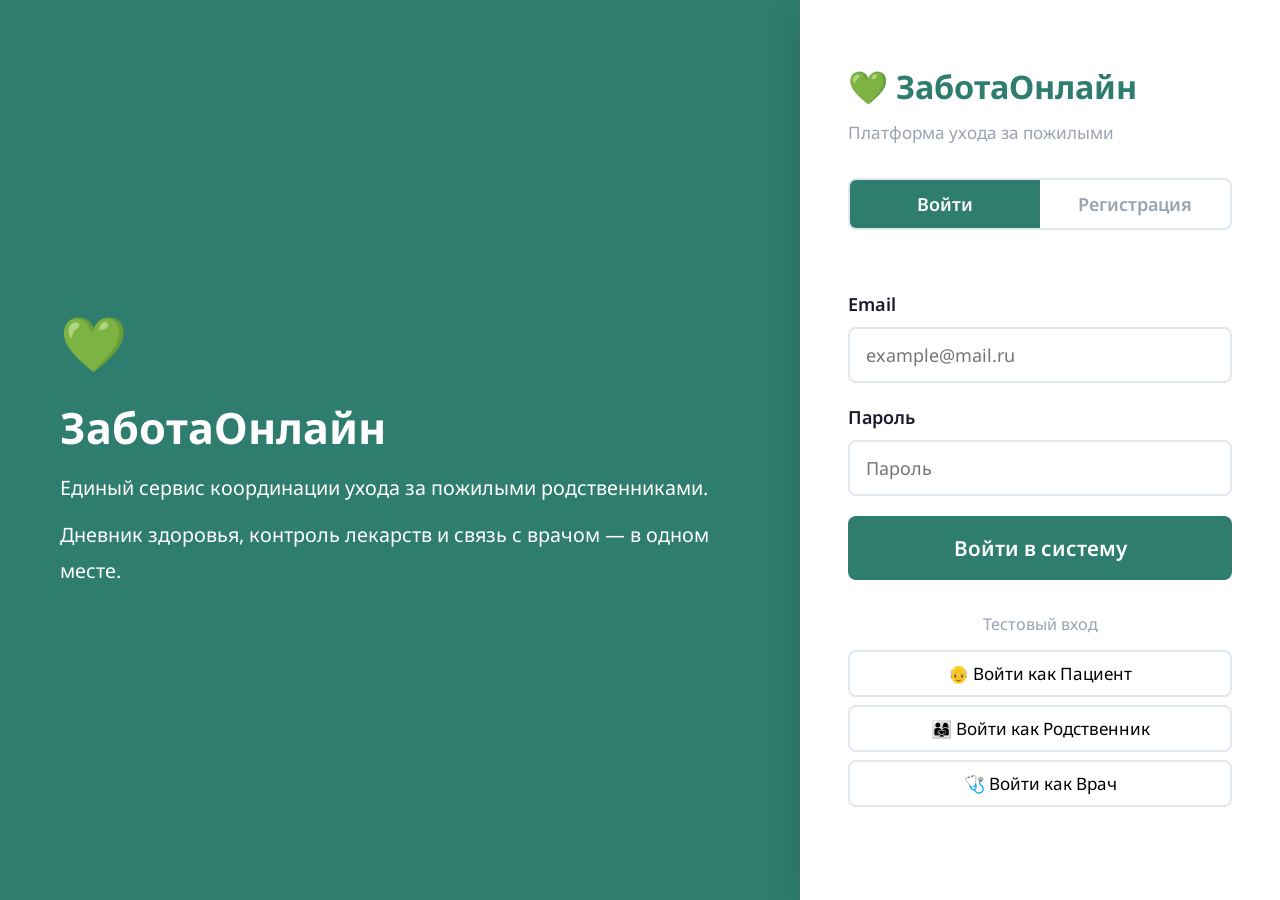
<file: frontend/index.html>
<!DOCTYPE html>
<html lang="ru">
<head>
<meta charset="UTF-8"><meta name="viewport" content="width=device-width,initial-scale=1">
<title>ЗаботаОнлайн — Вход</title>
<link href="https://fonts.googleapis.com/css2?family=Noto+Sans:wght@400;600;700&display=swap" rel="stylesheet">
<link rel="stylesheet" href="css/style.css">
<style>
.auth-wrap { min-height:100vh; display:flex; }
.auth-left  { flex:1; background:var(--primary); display:flex; flex-direction:column;
               justify-content:center; padding:60px; color:#fff; }
.auth-left h1 { color:#fff; font-size:2.4rem; margin-bottom:16px; }
.auth-left p  { color:#fff; font-size:1.1rem; line-height:1.8; margin-bottom:12px; }
.auth-right { width:480px; background:#fff; display:flex; flex-direction:column;
               justify-content:center; padding:56px 48px; box-shadow:var(--shadow-lg); }
.tabs { display:flex; border:2px solid var(--border); border-radius:var(--radius-sm); overflow:hidden; margin-bottom:28px; }
.tab  { flex:1; padding:12px; border:none; cursor:pointer; font-family:var(--font);
         font-size:1rem; font-weight:600; background:transparent; color:var(--text-muted); transition:all .2s; }
.tab.active { background:var(--primary); color:#fff; }
.section { display:none; } .section.show { display:block; }
.logo { font-size:1.8rem; font-weight:700; color:var(--primary); margin-bottom:6px; }
.sub  { color:var(--text-muted); margin-bottom:32px; font-size:0.95rem; }
.demo-btns { display:flex; flex-direction:column; gap:8px; margin-top:20px; }
.demo-btns button { padding:10px; border-radius:var(--radius-sm); border:2px solid var(--border);
  background:#fff; cursor:pointer; font-family:var(--font); font-size:0.95rem; transition:all .2s; }
.demo-btns button:hover { border-color:var(--primary); background:var(--success-light); }
.patient-fields { display:none; }
@media(max-width:860px){ .auth-left{display:none} .auth-right{width:100%;box-shadow:none} }
</style>
</head>
<body>
<div class="auth-wrap">
  <div class="auth-left">
    <div style="font-size:3rem;margin-bottom:16px">💚</div>
    <h1>ЗаботаОнлайн</h1>
    <p>Единый сервис координации ухода за пожилыми родственниками.</p>
    <p>Дневник здоровья, контроль лекарств и связь с врачом — в одном месте.</p>
  </div>
  <div class="auth-right">
    <div class="logo">💚 ЗаботаОнлайн</div>
    <div class="sub">Платформа ухода за пожилыми</div>
    <div id="alerts"></div>
    <div class="tabs">
      <button class="tab active" onclick="showTab('login')">Войти</button>
      <button class="tab" onclick="showTab('register')">Регистрация</button>
    </div>

    <!-- LOGIN -->
    <div class="section show" id="tab-login">
      <!-- Блок ошибки -->
      <div id="login-error" style="display:none;padding:12px 16px;background:var(--danger-light);border:1px solid var(--danger);border-radius:var(--radius-sm);margin-bottom:16px;color:var(--danger);font-weight:600;font-size:.95rem"></div>
      <div class="form-group">
        <label class="form-label">Email</label>
        <input type="email" id="l-email" class="form-input" placeholder="example@mail.ru">
      </div>
      <div class="form-group">
        <label class="form-label">Пароль</label>
        <input type="password" id="l-pass" class="form-input" placeholder="Пароль">
      </div>
      <button id="login-btn" class="btn btn-primary btn-full btn-lg" onclick="doLogin()">Войти в систему</button>
      <div class="demo-btns">
        <p style="text-align:center;color:var(--text-muted);font-size:0.9rem;margin:12px 0 4px">Тестовый вход</p>
        <button onclick="demoLogin('patient@test.com')">👴 Войти как Пациент</button>
        <button onclick="demoLogin('relative@test.com')">👨‍👩‍👧 Войти как Родственник</button>
        <button onclick="demoLogin('doctor@test.com')">🩺 Войти как Врач</button>
      </div>
    </div>

    <!-- REGISTER -->
    <div class="section" id="tab-register">
      <div class="form-group">
        <label class="form-label">Роль</label>
        <select id="r-role" class="form-select" onchange="togglePF()">
          <option value="patient">👴 Пациент</option>
          <option value="relative">👨‍👩‍👧 Родственник</option>
          <option value="doctor">🩺 Врач</option>
        </select>
      </div>
      <div class="form-group">
        <label class="form-label">Полное имя *</label>
        <input type="text" id="r-name" class="form-input" placeholder="Иванов Иван Иванович">
      </div>
      <div class="form-group">
        <label class="form-label">Email *</label>
        <input type="email" id="r-email" class="form-input" placeholder="example@mail.ru">
      </div>
      <div class="form-group">
        <label class="form-label">Пароль (не менее 8 символов) *</label>
        <input type="password" id="r-pass" class="form-input" placeholder="Придумайте пароль">
      </div>
      <!-- Поля только для пациента -->
      <div class="patient-fields" id="pf">
        <div class="form-group">
          <label class="form-label">Дата рождения</label>
          <input type="date" id="r-birth" class="form-input">
        </div>
        <div class="form-group">
          <label class="form-label">Обычное давление (ваша норма)</label>
          <div style="display:flex;align-items:center;gap:8px">
            <input type="number" id="r-sys" class="form-input" value="120" min="80" max="180" style="text-align:center">
            <span style="font-size:1.4rem;color:var(--text-muted)">/</span>
            <input type="number" id="r-dia" class="form-input" value="80" min="50" max="120" style="text-align:center">
          </div>
          <p class="form-hint">Система будет сравнивать новые показатели с вашей нормой</p>
        </div>
      </div>
      <button class="btn btn-primary btn-full btn-lg" onclick="doRegister()">Зарегистрироваться</button>
    </div>
  </div>
</div>
<script src="js/api.js?v=4"></script>
<script>
// Если уже залогинен — редирект
// НЕ делаем автоматический редирект с index.html
// Пользователь ВСЕГДА должен войти явно — это гарантирует изоляцию вкладок

function showTab(t) {
  document.querySelectorAll('.tab').forEach((b,i) => b.classList.toggle('active', (t==='login'&&i===0)||(t==='register'&&i===1)));
  document.getElementById('tab-login').classList.toggle('show', t==='login');
  document.getElementById('tab-register').classList.toggle('show', t==='register');
}

function togglePF() {
  document.getElementById('pf').style.display = document.getElementById('r-role').value === 'patient' ? 'block' : 'none';
}

let loginInProgress = false; // защита от двойного нажатия

async function doLogin() {
  if (loginInProgress) return; // предотвращаем двойной клик
  const email  = document.getElementById('l-email').value.trim();
  const pass   = document.getElementById('l-pass').value;

  // Тип ошибки 1: поля не заполнены
  if (!email && !pass) { showLoginError('Заполните email и пароль', 'both'); return; }
  if (!email)          { showLoginError('Введите email', 'email'); return; }
  if (!pass)           { showLoginError('Введите пароль', 'pass'); return; }

  const btn = document.getElementById('login-btn');
  loginInProgress = true;
  btn.disabled = true;
  btn.textContent = '⏳ Входим...';
  clearLoginError();

  try {
    const d = await Api.login(email, pass);
    Store.save(d);
    redirect(d.role);
  } catch(e) {
    // Тип ошибки 2: неверные учётные данные
    const msg = (e.message && e.message.length < 120) ? e.message : 'Неверный email или пароль';
    showLoginError(msg, 'both');
  } finally {
    loginInProgress = false;
    btn.disabled = false;
    btn.textContent = 'Войти в систему';
  }
}

function showLoginError(msg, fields) {
  const box = document.getElementById('login-error');
  box.innerHTML = '<span style="font-size:1.1rem">❌</span> ' + msg;
  box.style.display = 'flex';
  box.style.alignItems = 'center';
  box.style.gap = '8px';
  if (fields === 'email' || fields === 'both')
    document.getElementById('l-email').style.borderColor = '#d94f3d';
  if (fields === 'pass' || fields === 'both')
    document.getElementById('l-pass').style.borderColor  = '#d94f3d';
}

function clearLoginError() {
  document.getElementById('login-error').style.display = 'none';
  document.getElementById('l-email').style.borderColor = '';
  document.getElementById('l-pass').style.borderColor  = '';
}

// Очищаем ошибку при наборе текста
['l-email','l-pass'].forEach(function(id) {
  document.getElementById(id)?.addEventListener('input', clearLoginError);
});

async function demoLogin(email) {
  document.getElementById('l-email').value = email;
  document.getElementById('l-pass').value  = 'demo123';
  await doLogin();
}

async function doRegister() {
  const role  = document.getElementById('r-role').value;
  const name  = document.getElementById('r-name').value.trim();
  const email = document.getElementById('r-email').value.trim();
  const pass  = document.getElementById('r-pass').value;
  if (!name) { toast('❌ Введите полное имя', 'danger'); return; }
  if (!email || !email.includes('@')) { toast('❌ Введите корректный email', 'danger'); return; }
  if (!pass) { toast('❌ Введите пароль', 'danger'); return; }
  if (pass.length < 8) { toast('❌ Пароль должен быть не менее 8 символов', 'danger'); return; }
  try {
    const d = await Api.register({
      role, full_name:name, email, password:pass,
      birth_date:         document.getElementById('r-birth')?.value || '',
      normal_systolic:  parseInt(document.getElementById('r-sys')?.value  || '120'),
      normal_diastolic: parseInt(document.getElementById('r-dia')?.value  || '80'),
    });
    Store.save(d);
    redirect(d.role);
  } catch(e) { toast(e.message,'danger'); }
}

function redirect(role) {
  const pages = {patient:'patient.html', relative:'relative.html', doctor:'doctor.html'};
  // Передаём TAB_KEY в hash чтобы следующие страницы знали свою сессию
  location.href = pages[role] + Store.tabHash();
}

document.addEventListener('keydown', e => { if(e.key==='Enter' && !loginInProgress) doLogin(); });
</script>
</body></html>
</file>
<file: frontend/css/style.css>
/* ElderCare — Main Stylesheet */
/* Цветовая палитра: тёплые, спокойные тона для пожилых */

:root {
  --primary: #2E7D6E;
  --primary-light: #4CAF9E;
  --primary-dark: #1B5E50;
  --accent: #F4A261;
  --accent-dark: #E07B39;
  --danger: #D94F3D;
  --danger-light: #FDECEA;
  --warning: #E6A817;
  --warning-light: #FFF8E1;
  --success: #2E7D6E;
  --success-light: #E8F5F2;
  --text-primary: #1A1A2E;
  --text-secondary: #5A6275;
  --text-muted: #9AA3B2;
  --bg: #F7F9FC;
  --bg-card: #FFFFFF;
  --border: #E2E8F0;
  --border-focus: #2E7D6E;
  --shadow-sm: 0 1px 4px rgba(0,0,0,0.07);
  --shadow-md: 0 4px 16px rgba(0,0,0,0.10);
  --shadow-lg: 0 8px 32px rgba(0,0,0,0.13);
  --radius: 12px;
  --radius-sm: 8px;
  --radius-lg: 20px;
  --font: 'Noto Sans', 'Segoe UI', Arial, sans-serif;
  --font-size-base: 18px;  /* крупный шрифт для пожилых */
  --transition: 0.2s ease;
}

* { box-sizing: border-box; margin: 0; padding: 0; }

html { font-size: var(--font-size-base); scroll-behavior: smooth; }

body {
  font-family: var(--font);
  background: var(--bg);
  color: var(--text-primary);
  line-height: 1.6;
  min-height: 100vh;
}

/* ========== TYPOGRAPHY ========== */
h1 { font-size: 2rem; font-weight: 700; line-height: 1.2; }
h2 { font-size: 1.6rem; font-weight: 700; }
h3 { font-size: 1.3rem; font-weight: 600; }
h4 { font-size: 1.1rem; font-weight: 600; }
p  { color: var(--text-secondary); }
a  { color: var(--primary); text-decoration: none; }
a:hover { text-decoration: underline; }

/* ========== LAYOUT ========== */
.container { max-width: 1100px; margin: 0 auto; padding: 0 20px; }
.page { min-height: 100vh; display: flex; flex-direction: column; }

/* ========== HEADER / NAV ========== */
.navbar {
  background: var(--bg-card);
  border-bottom: 2px solid var(--border);
  padding: 14px 0;
  position: sticky; top: 0; z-index: 100;
  box-shadow: var(--shadow-sm);
}
.navbar .container {
  display: flex; align-items: center; justify-content: space-between; gap: 16px;
}
.navbar-brand {
  display: flex; align-items: center; gap: 10px;
  font-size: 1.4rem; font-weight: 700; color: var(--primary);
  text-decoration: none;
}
.navbar-brand .logo-icon { font-size: 1.8rem; }
.navbar-links { display: flex; align-items: center; gap: 8px; flex-wrap: wrap; }
.navbar-links a {
  padding: 10px 16px; border-radius: var(--radius-sm);
  color: var(--text-secondary); font-weight: 500;
  transition: background var(--transition), color var(--transition);
  text-decoration: none; font-size: 1rem;
}
.navbar-links a:hover, .navbar-links a.active {
  background: var(--success-light); color: var(--primary);
}
.navbar-user {
  display: flex; align-items: center; gap: 10px;
  font-weight: 600; color: var(--text-primary);
}
.navbar-user .role-badge {
  font-size: 0.75rem; padding: 3px 10px; border-radius: 20px;
  background: var(--primary); color: #fff;
}

/* ========== BUTTONS ========== */
.btn {
  display: inline-flex; align-items: center; justify-content: center;
  gap: 8px; padding: 14px 24px;
  border-radius: var(--radius-sm); border: none; cursor: pointer;
  font-family: var(--font); font-size: 1rem; font-weight: 600;
  transition: all var(--transition); text-decoration: none;
  min-height: 52px; min-width: 52px;  /* accessibility: min 48px */
  white-space: nowrap;
}
.btn:active { transform: scale(0.97); }

.btn-primary { background: var(--primary); color: #fff; }
.btn-primary:hover { background: var(--primary-dark); }

.btn-success { background: var(--success); color: #fff; }
.btn-success:hover { background: var(--primary-dark); }

.btn-accent { background: var(--accent); color: #fff; }
.btn-accent:hover { background: var(--accent-dark); }

.btn-danger { background: var(--danger); color: #fff; }
.btn-danger:hover { background: #b33d2e; }

.btn-outline {
  background: transparent; color: var(--primary);
  border: 2px solid var(--primary);
}
.btn-outline:hover { background: var(--success-light); }

.btn-ghost {
  background: transparent; color: var(--text-secondary); border: none;
}
.btn-ghost:hover { background: var(--border); color: var(--text-primary); }

.btn-lg { padding: 18px 32px; font-size: 1.15rem; min-height: 60px; }
.btn-sm { padding: 8px 16px; font-size: 0.9rem; min-height: 40px; }
.btn-full { width: 100%; }

.btn:disabled { opacity: 0.5; cursor: not-allowed; transform: none; }

/* ========== CARDS ========== */
.card {
  background: var(--bg-card);
  border-radius: var(--radius);
  border: 1px solid var(--border);
  box-shadow: var(--shadow-sm);
  padding: 24px;
  transition: box-shadow var(--transition);
}
.card:hover { box-shadow: var(--shadow-md); }
.card-header {
  display: flex; align-items: center; justify-content: space-between;
  margin-bottom: 20px; padding-bottom: 16px;
  border-bottom: 1px solid var(--border);
}
.card-title { font-size: 1.2rem; font-weight: 700; color: var(--text-primary); }

/* ========== FORMS ========== */
.form-group { margin-bottom: 20px; }
.form-label {
  display: block; margin-bottom: 8px;
  font-weight: 600; font-size: 1rem; color: var(--text-primary);
}
.form-input, .form-select, .form-textarea {
  width: 100%; padding: 14px 16px;
  border: 2px solid var(--border); border-radius: var(--radius-sm);
  font-family: var(--font); font-size: 1rem; color: var(--text-primary);
  background: var(--bg-card); transition: border-color var(--transition);
  outline: none;
}
.form-input:focus, .form-select:focus, .form-textarea:focus {
  border-color: var(--border-focus);
  box-shadow: 0 0 0 3px rgba(46,125,110,0.15);
}
.form-textarea { min-height: 100px; resize: vertical; }
.form-hint { margin-top: 6px; font-size: 0.85rem; color: var(--text-muted); }
.form-error { color: var(--danger); font-size: 0.9rem; margin-top: 6px; }

.input-group { display: flex; gap: 10px; }
.input-group .form-input { flex: 1; }

/* ========== ALERTS ========== */
.alert {
  padding: 16px 20px; border-radius: var(--radius-sm);
  margin-bottom: 16px; font-size: 1rem; font-weight: 500;
  display: flex; align-items: flex-start; gap: 12px;
}
.alert-icon { font-size: 1.3rem; flex-shrink: 0; }
.alert-success { background: var(--success-light); color: var(--primary-dark); border: 1px solid var(--primary-light); }
.alert-danger { background: var(--danger-light); color: var(--danger); border: 1px solid #f5c6c2; }
.alert-warning { background: var(--warning-light); color: #7a5500; border: 1px solid #fad48a; }
.alert-info { background: #EEF2FF; color: #3730A3; border: 1px solid #C7D2FE; }

/* ========== STATUS BADGES ========== */
.badge {
  display: inline-flex; align-items: center; gap: 4px;
  padding: 4px 12px; border-radius: 20px;
  font-size: 0.85rem; font-weight: 600;
}
.badge-success { background: var(--success-light); color: var(--primary); }
.badge-danger  { background: var(--danger-light); color: var(--danger); }
.badge-warning { background: var(--warning-light); color: #7a5500; }
.badge-info    { background: #EEF2FF; color: #3730A3; }
.badge-neutral { background: var(--border); color: var(--text-secondary); }

/* ========== MEDICINE TABLE ========== */
.medicine-list { display: flex; flex-direction: column; gap: 12px; }
.medicine-item {
  display: grid;
  grid-template-columns: 80px 1fr auto auto;
  align-items: center; gap: 16px;
  padding: 16px 20px; border-radius: var(--radius-sm);
  border: 1px solid var(--border); background: var(--bg-card);
  transition: background var(--transition);
}
.medicine-item.taken   { background: var(--success-light); border-color: var(--primary-light); }
.medicine-item.missed  { background: var(--danger-light);  border-color: #f5c6c2; }
.medicine-item.pending { background: var(--bg-card); }

.medicine-time { font-size: 1.2rem; font-weight: 700; color: var(--text-primary); }
.medicine-name { font-weight: 600; font-size: 1rem; }
.medicine-dose { font-size: 0.9rem; color: var(--text-muted); }

/* ========== BP INPUT ========== */
.bp-input-group {
  display: grid; grid-template-columns: 1fr auto 1fr;
  align-items: center; gap: 8px;
}
.bp-separator { font-size: 2rem; font-weight: 700; color: var(--text-muted); text-align: center; }
.bp-input {
  width: 100%; padding: 16px; text-align: center;
  font-size: 1.8rem; font-weight: 700;
  border: 2px solid var(--border); border-radius: var(--radius-sm);
  color: var(--text-primary); background: var(--bg-card);
  outline: none; transition: border-color var(--transition);
}
.bp-input:focus { border-color: var(--border-focus); }
.bp-label { text-align: center; font-size: 0.85rem; color: var(--text-muted); margin-top: 4px; }

/* ========== STATS / METRICS ========== */
.stats-grid {
  display: grid; grid-template-columns: repeat(auto-fit, minmax(180px, 1fr));
  gap: 16px; margin-bottom: 24px;
}
.stat-card {
  background: var(--bg-card); border: 1px solid var(--border);
  border-radius: var(--radius); padding: 20px;
  text-align: center; box-shadow: var(--shadow-sm);
}
.stat-value { font-size: 2.2rem; font-weight: 700; color: var(--primary); }
.stat-label { font-size: 0.9rem; color: var(--text-muted); margin-top: 4px; }
.stat-card.danger .stat-value { color: var(--danger); }
.stat-card.warning .stat-value { color: var(--warning); }

/* ========== EVENTS / NOTIFICATIONS ========== */
.event-list { display: flex; flex-direction: column; gap: 10px; }
.event-item {
  display: flex; align-items: flex-start; gap: 14px;
  padding: 14px 18px; border-radius: var(--radius-sm);
  border-left: 4px solid var(--border);
  background: var(--bg-card);
}
.event-item.critical { border-color: var(--danger); background: var(--danger-light); }
.event-item.normal   { border-color: var(--warning); background: var(--warning-light); }
.event-item.info     { border-color: var(--primary); background: var(--success-light); }
.event-icon { font-size: 1.4rem; flex-shrink: 0; margin-top: 2px; }
.event-message { font-weight: 600; font-size: 1rem; margin-bottom: 2px; }
.event-time { font-size: 0.85rem; color: var(--text-muted); }

/* ========== CHART CONTAINER ========== */
.chart-container {
  background: var(--bg-card); border: 1px solid var(--border);
  border-radius: var(--radius); padding: 24px;
  box-shadow: var(--shadow-sm); margin-bottom: 24px;
}
.chart-title { font-size: 1.1rem; font-weight: 700; margin-bottom: 16px; }

/* ========== LOADING ========== */
.loading {
  display: flex; align-items: center; justify-content: center;
  padding: 40px; color: var(--text-muted); gap: 12px;
}
.spinner {
  width: 28px; height: 28px; border: 3px solid var(--border);
  border-top-color: var(--primary); border-radius: 50%;
  animation: spin 0.8s linear infinite;
}
@keyframes spin { to { transform: rotate(360deg); } }

/* ========== EMPTY STATE ========== */
.empty-state {
  text-align: center; padding: 60px 20px;
  color: var(--text-muted);
}
.empty-state .empty-icon { font-size: 4rem; margin-bottom: 16px; }
.empty-state h3 { color: var(--text-secondary); margin-bottom: 8px; }

/* ========== MODAL ========== */
.modal-overlay {
  position: fixed; inset: 0; background: rgba(0,0,0,0.5);
  display: flex; align-items: center; justify-content: center;
  z-index: 1000; padding: 20px;
  opacity: 0; pointer-events: none; transition: opacity var(--transition);
}
.modal-overlay.active { opacity: 1; pointer-events: all; }
.modal {
  background: var(--bg-card); border-radius: var(--radius-lg);
  padding: 32px; max-width: 560px; width: 100%;
  box-shadow: var(--shadow-lg);
  transform: translateY(20px); transition: transform var(--transition);
}
.modal-overlay.active .modal { transform: translateY(0); }
.modal-header {
  display: flex; align-items: center; justify-content: space-between;
  margin-bottom: 24px;
}
.modal-title { font-size: 1.4rem; font-weight: 700; }
.modal-close {
  background: none; border: none; cursor: pointer;
  font-size: 1.5rem; color: var(--text-muted); padding: 4px;
  border-radius: var(--radius-sm); transition: color var(--transition);
}
.modal-close:hover { color: var(--text-primary); }

/* ========== SECTION ========== */
.section { padding: 32px 0; }
.section-header { margin-bottom: 24px; }
.section-title { font-size: 1.5rem; font-weight: 700; margin-bottom: 6px; }
.section-subtitle { color: var(--text-muted); font-size: 1rem; }

/* ========== GRID ========== */
.grid-2 { display: grid; grid-template-columns: 1fr 1fr; gap: 20px; }
.grid-3 { display: grid; grid-template-columns: repeat(3, 1fr); gap: 20px; }

/* ========== RESPONSIVE ========== */
@media (max-width: 768px) {
  :root { --font-size-base: 16px; }
  h1 { font-size: 1.6rem; }
  h2 { font-size: 1.4rem; }

  .grid-2, .grid-3 { grid-template-columns: 1fr; }

  .medicine-item {
    grid-template-columns: 70px 1fr;
    grid-template-rows: auto auto;
  }
  .medicine-item .btn-group { grid-column: 1 / -1; }

  .navbar-links { display: none; }
  .navbar-links.open { display: flex; flex-direction: column; }

  .stats-grid { grid-template-columns: repeat(2, 1fr); }
}

@media (max-width: 480px) {
  .container { padding: 0 12px; }
  .card { padding: 16px; }
  .btn { padding: 12px 18px; font-size: 0.95rem; }
}

/* ========== UTILITY ========== */
.text-center { text-align: center; }
.text-right  { text-align: right; }
.text-muted  { color: var(--text-muted); }
.text-danger { color: var(--danger); }
.text-success{ color: var(--primary); }
.fw-bold { font-weight: 700; }
.mb-0 { margin-bottom: 0; }
.mb-1 { margin-bottom: 8px; }
.mb-2 { margin-bottom: 16px; }
.mb-3 { margin-bottom: 24px; }
.mb-4 { margin-bottom: 32px; }
.mt-auto { margin-top: auto; }
.d-flex { display: flex; }
.align-center { align-items: center; }
.gap-1 { gap: 8px; }
.gap-2 { gap: 16px; }
.hidden { display: none !important; }

/* ========== ANIMATIONS ========== */
.fade-in { animation: fadeIn 0.4s ease; }
@keyframes fadeIn { from { opacity: 0; transform: translateY(10px); } to { opacity: 1; transform: translateY(0); } }

.pulse-anim { animation: pulse 2s infinite; }
@keyframes pulse { 0%,100% { opacity: 1; } 50% { opacity: 0.5; } }

/* ========== ПЕЧАТЬ ========== */
@media print {
  .navbar, .btn, button, select, input, textarea,
  .overlay, #cbox, #pat-list { display: none !important; }
  body { background: #fff; font-size: 12pt; }
  .card { box-shadow: none; border: 1px solid #ccc; page-break-inside: avoid; }
  .stats-grid { grid-template-columns: repeat(3,1fr); }
  canvas { max-width: 100%; }
  h1,h2,h3 { color: #000; }
  .page-header { background: #2e7d6e !important; -webkit-print-color-adjust: exact; print-color-adjust: exact; }
  @page { margin: 1.5cm; }
}
</file>
